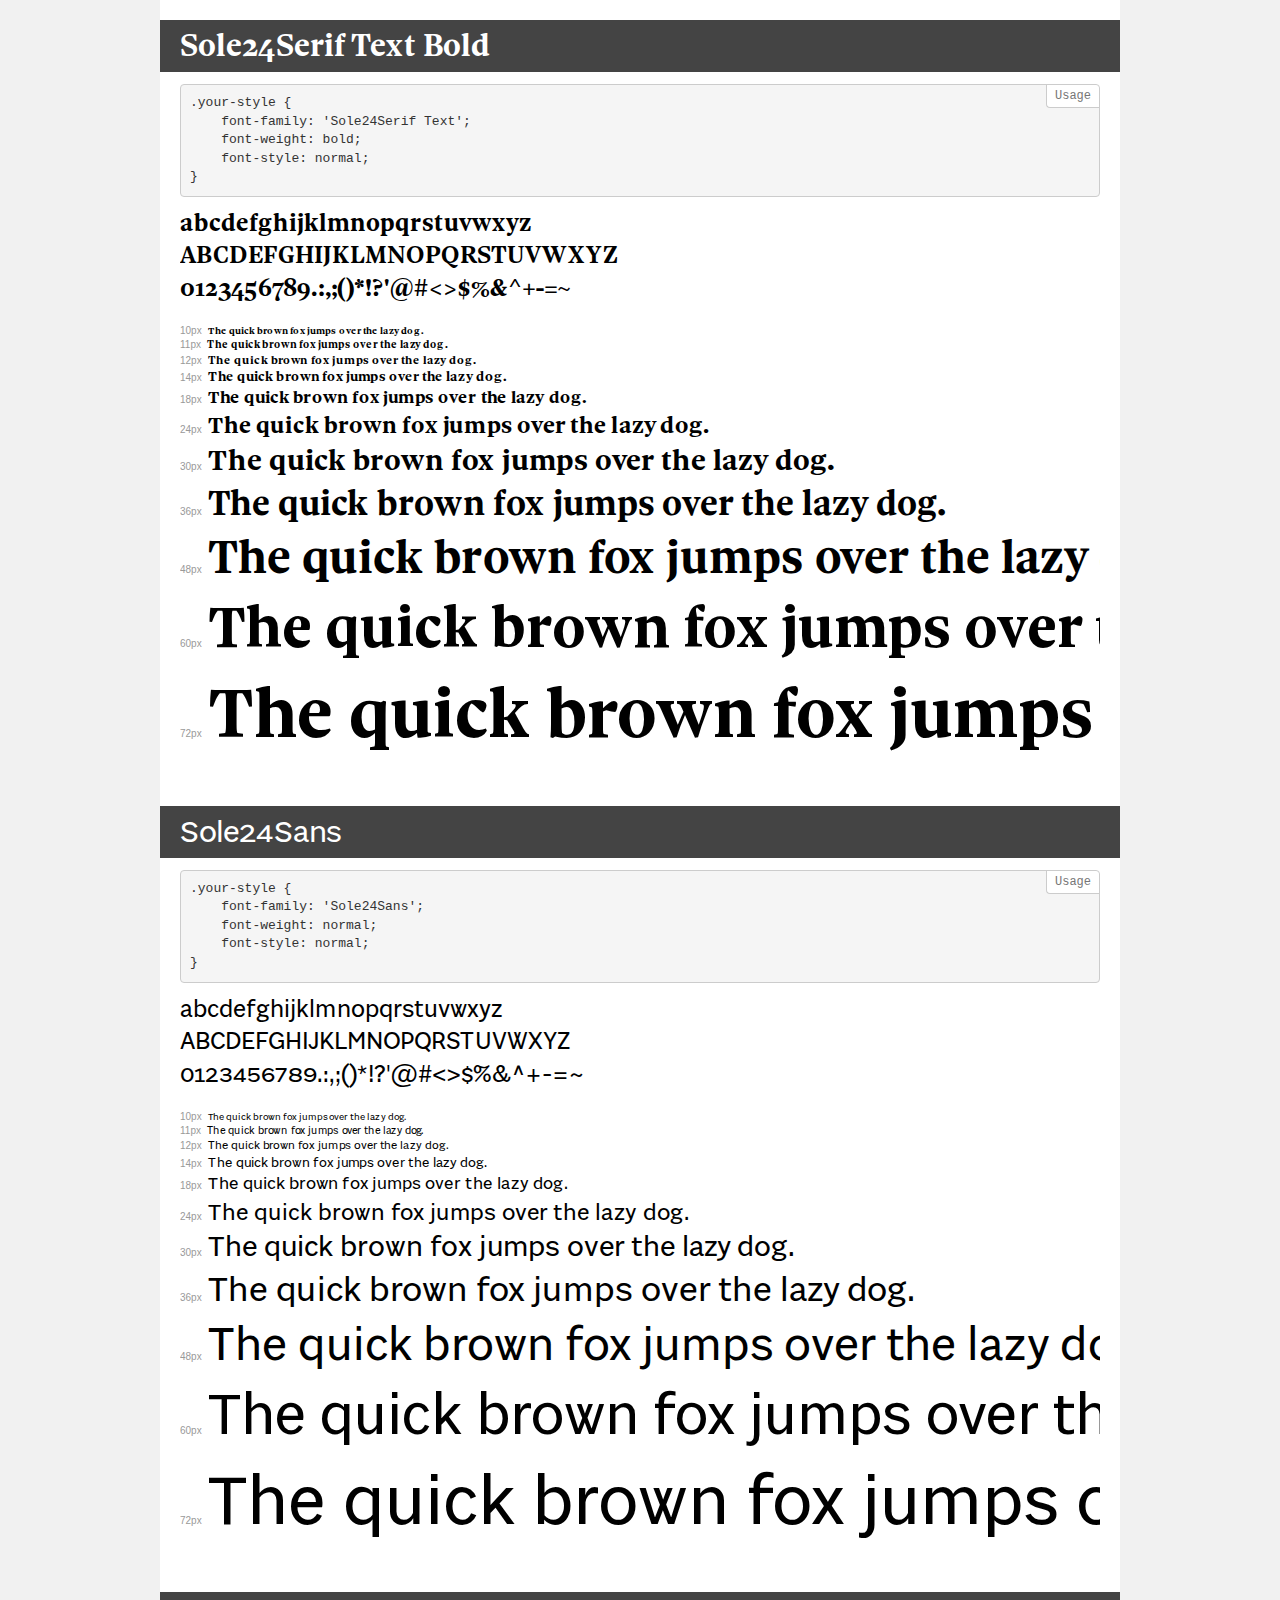
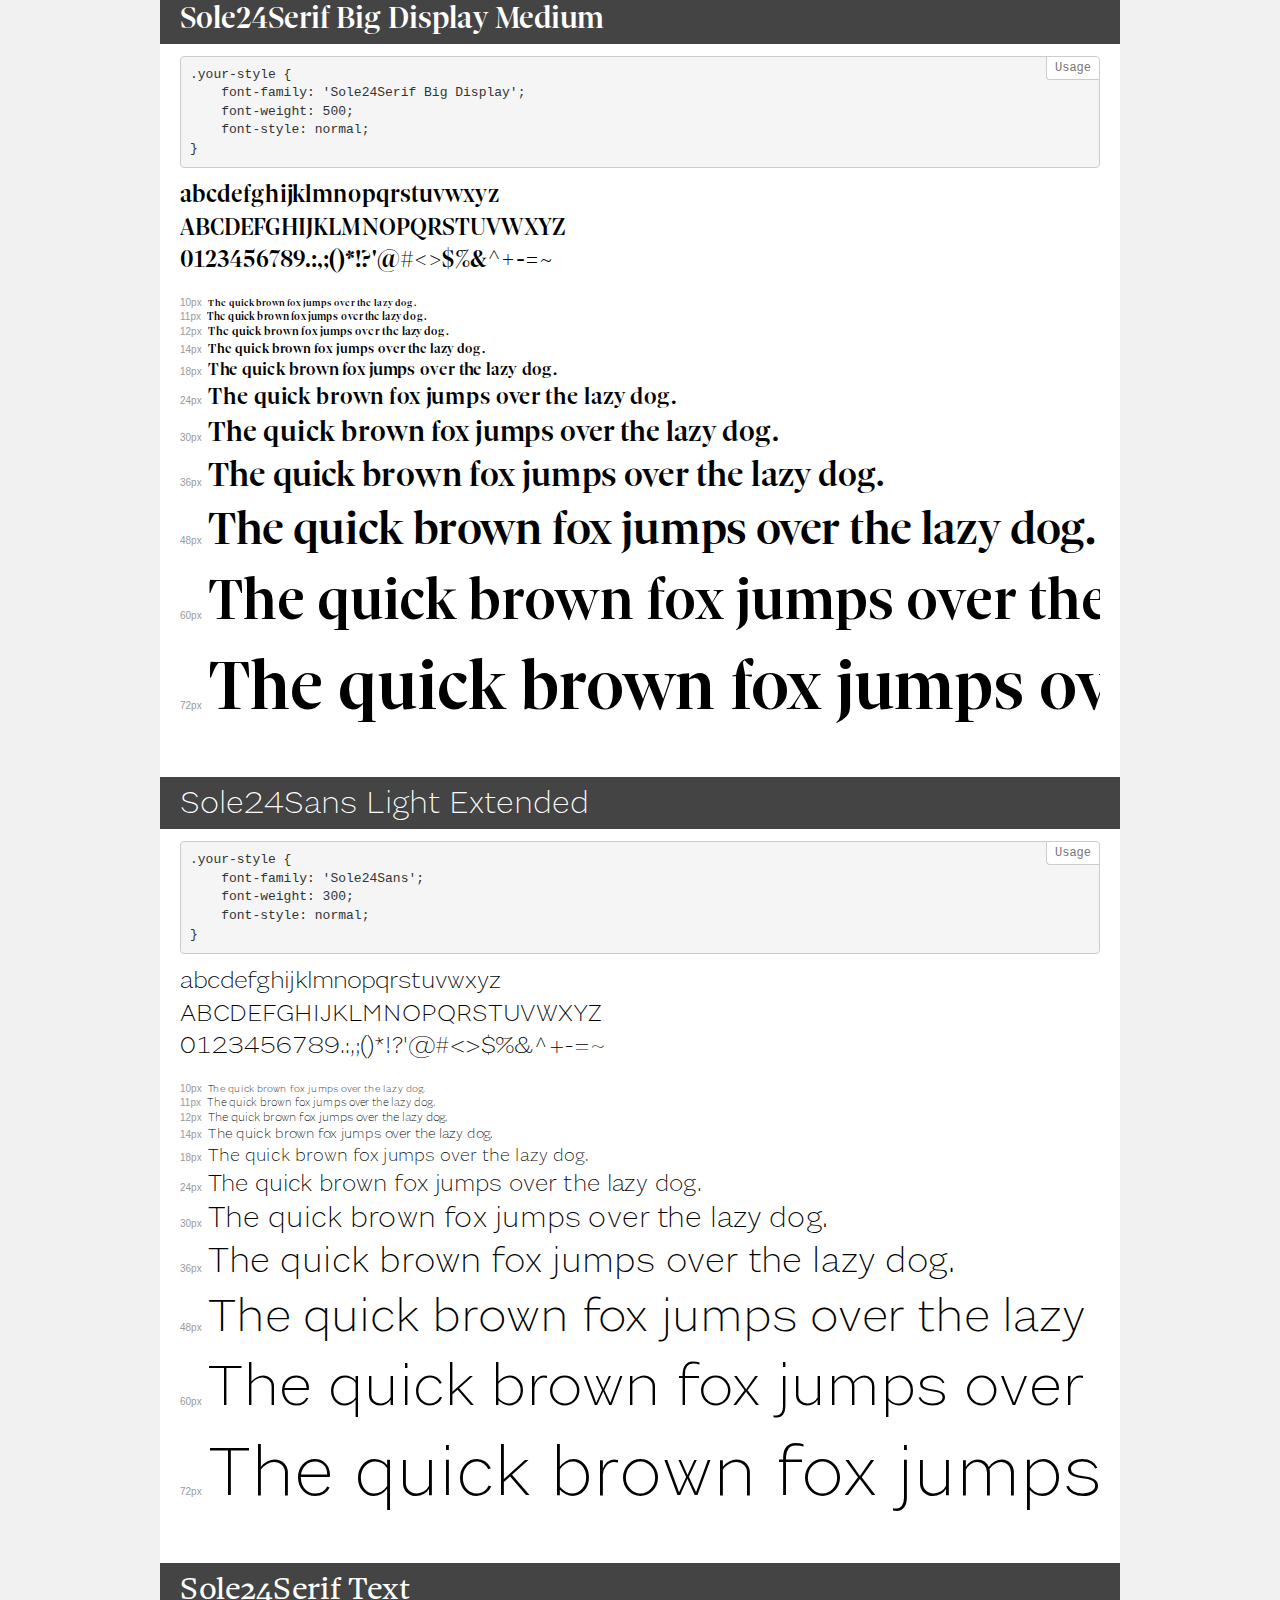
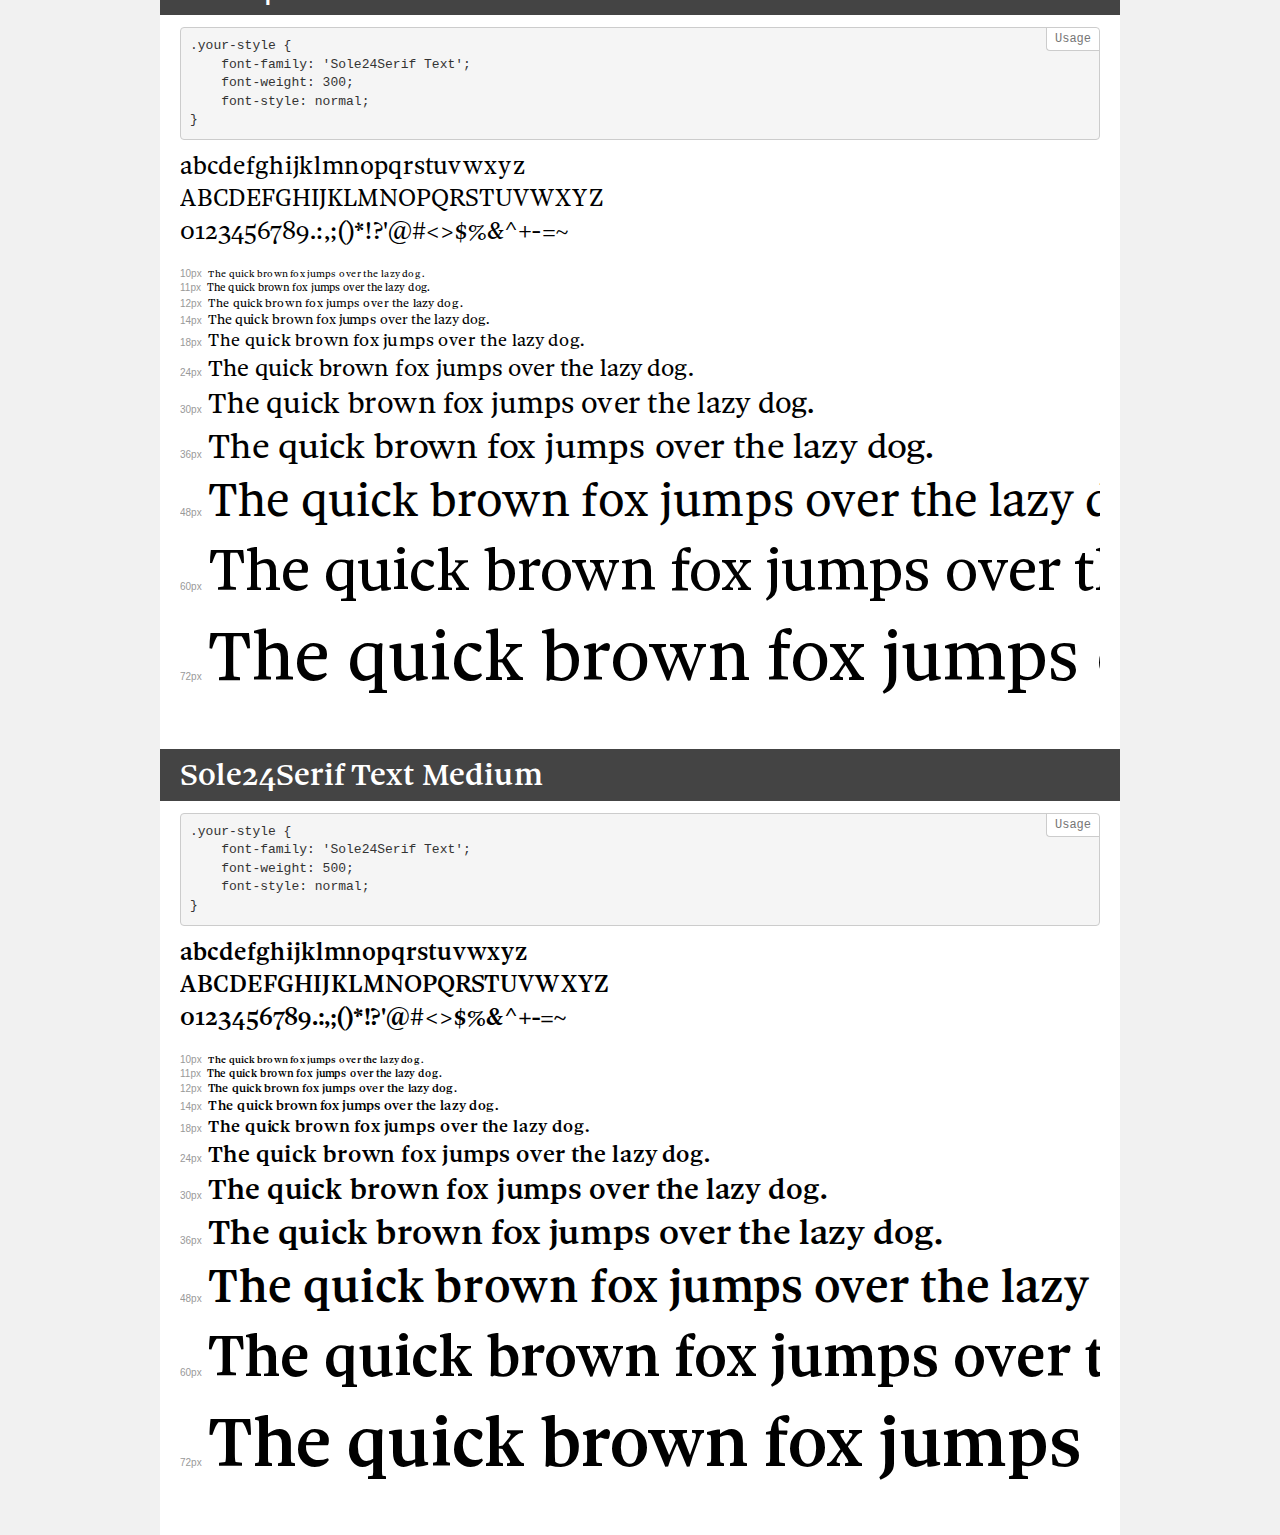
<file: css/fonts/demo.html>
<!DOCTYPE html>
<html>
<head>
    <meta charset="utf-8">
    <meta http-equiv="X-UA-Compatible" content="IE=edge">
    <meta name="viewport" content="width=device-width, initial-scale=1">
    <meta name="robots" content="noindex, noarchive">
    <meta name="format-detection" content="telephone=no">
    <title>Transfonter demo</title>
    <link href="stylesheet.css" rel="stylesheet">
    <style>
        /*
        http://meyerweb.com/eric/tools/css/reset/
        v2.0 | 20110126
        License: none (public domain)
        */
        html, body, div, span, applet, object, iframe,
        h1, h2, h3, h4, h5, h6, p, blockquote, pre,
        a, abbr, acronym, address, big, cite, code,
        del, dfn, em, img, ins, kbd, q, s, samp,
        small, strike, strong, sub, sup, tt, var,
        b, u, i, center,
        dl, dt, dd, ol, ul, li,
        fieldset, form, label, legend,
        table, caption, tbody, tfoot, thead, tr, th, td,
        article, aside, canvas, details, embed,
        figure, figcaption, footer, header, hgroup,
        menu, nav, output, ruby, section, summary,
        time, mark, audio, video {
            margin: 0;
            padding: 0;
            border: 0;
            font-size: 100%;
            font: inherit;
            vertical-align: baseline;
        }
        /* HTML5 display-role reset for older browsers */
        article, aside, details, figcaption, figure,
        footer, header, hgroup, menu, nav, section {
            display: block;
        }
        body {
            line-height: 1;
        }
        ol, ul {
            list-style: none;
        }
        blockquote, q {
            quotes: none;
        }
        blockquote:before, blockquote:after,
        q:before, q:after {
            content: '';
            content: none;
        }
        table {
            border-collapse: collapse;
            border-spacing: 0;
        }
        /* common styles */
        body {
            background: #f1f1f1;
            color: #000;
        }
        .page {
            background: #fff;
            width: 920px;
            margin: 0 auto;
            padding: 20px 20px 0 20px;
            overflow: hidden;
        }
        .font-container {
            overflow-x: auto;
            overflow-y: hidden;
            margin-bottom: 40px;
            line-height: 1.3;
            white-space: nowrap;
            padding-bottom: 5px;
        }
        h1 {
            position: relative;
            background: #444;
            font-size: 32px;
            color: #fff;
            padding: 10px 20px;
            margin: 0 -20px 12px -20px;
        }
        .letters {
            font-size: 25px;
            margin-bottom: 20px;
        }
        .s10:before {
            content: '10px';
        }
        .s11:before {
            content: '11px';
        }
        .s12:before {
            content: '12px';
        }
        .s14:before {
            content: '14px';
        }
        .s18:before {
            content: '18px';
        }
        .s24:before {
            content: '24px';
        }
        .s30:before {
            content: '30px';
        }
        .s36:before {
            content: '36px';
        }
        .s48:before {
            content: '48px';
        }
        .s60:before {
            content: '60px';
        }
        .s72:before {
            content: '72px';
        }
        .s10:before, .s11:before, .s12:before, .s14:before,
        .s18:before, .s24:before, .s30:before, .s36:before,
        .s48:before, .s60:before, .s72:before {
            font-family: Arial, sans-serif;
            font-size: 10px;
            font-weight: normal;
            font-style: normal;
            color: #999;
            padding-right: 6px;
        }
        pre {
            display: block;
            position: relative;
            padding: 9px;
            margin: 0 0 10px;
            font-family: Monaco, Menlo, Consolas, "Courier New", monospace !important;
            font-size: 13px;
            line-height: 1.428571429;
            color: #333;
            font-weight: normal !important;
            font-style: normal !important;
            background-color: #f5f5f5;
            border: 1px solid #ccc;
            overflow-x: auto;
            border-radius: 4px;
        }
        pre:after {
            display: block;
            position: absolute;
            right: 0;
            top: 0;
            content: 'Usage';
            line-height: 1;
            padding: 5px 8px;
            font-size: 12px;
            color: #767676;
            background-color: #fff;
            border: 1px solid #ccc;
            border-right: none;
            border-top: none;
            border-radius: 0 4px 0 4px;
            z-index: 10;
        }
        /* responsive */
        @media (max-width: 959px) {
            .page {
                width: auto;
                margin: 0;
            }
        }
    </style>
</head>
<body>
<div class="page">
    <div class="demo" style="font-family: 'Sole24Serif Text'; font-weight: bold; font-style: normal;">
        <h1>Sole24Serif Text Bold</h1>
        <pre>.your-style {
    font-family: 'Sole24Serif Text';
    font-weight: bold;
    font-style: normal;
}</pre>
        <div class="font-container">
            <p class="letters">
                abcdefghijklmnopqrstuvwxyz<br>
ABCDEFGHIJKLMNOPQRSTUVWXYZ<br>
                0123456789.:,;()*!?'@#<>$%&^+-=~
            </p>
            <p class="s10" style="font-size: 10px;">The quick brown fox jumps over the lazy dog.</p>
            <p class="s11" style="font-size: 11px;">The quick brown fox jumps over the lazy dog.</p>
            <p class="s12" style="font-size: 12px;">The quick brown fox jumps over the lazy dog.</p>
            <p class="s14" style="font-size: 14px;">The quick brown fox jumps over the lazy dog.</p>
            <p class="s18" style="font-size: 18px;">The quick brown fox jumps over the lazy dog.</p>
            <p class="s24" style="font-size: 24px;">The quick brown fox jumps over the lazy dog.</p>
            <p class="s30" style="font-size: 30px;">The quick brown fox jumps over the lazy dog.</p>
            <p class="s36" style="font-size: 36px;">The quick brown fox jumps over the lazy dog.</p>
            <p class="s48" style="font-size: 48px;">The quick brown fox jumps over the lazy dog.</p>
            <p class="s60" style="font-size: 60px;">The quick brown fox jumps over the lazy dog.</p>
            <p class="s72" style="font-size: 72px;">The quick brown fox jumps over the lazy dog.</p>
        </div>
    </div>
    <div class="demo" style="font-family: 'Sole24Sans'; font-weight: normal; font-style: normal;">
        <h1>Sole24Sans</h1>
        <pre>.your-style {
    font-family: 'Sole24Sans';
    font-weight: normal;
    font-style: normal;
}</pre>
        <div class="font-container">
            <p class="letters">
                abcdefghijklmnopqrstuvwxyz<br>
ABCDEFGHIJKLMNOPQRSTUVWXYZ<br>
                0123456789.:,;()*!?'@#<>$%&^+-=~
            </p>
            <p class="s10" style="font-size: 10px;">The quick brown fox jumps over the lazy dog.</p>
            <p class="s11" style="font-size: 11px;">The quick brown fox jumps over the lazy dog.</p>
            <p class="s12" style="font-size: 12px;">The quick brown fox jumps over the lazy dog.</p>
            <p class="s14" style="font-size: 14px;">The quick brown fox jumps over the lazy dog.</p>
            <p class="s18" style="font-size: 18px;">The quick brown fox jumps over the lazy dog.</p>
            <p class="s24" style="font-size: 24px;">The quick brown fox jumps over the lazy dog.</p>
            <p class="s30" style="font-size: 30px;">The quick brown fox jumps over the lazy dog.</p>
            <p class="s36" style="font-size: 36px;">The quick brown fox jumps over the lazy dog.</p>
            <p class="s48" style="font-size: 48px;">The quick brown fox jumps over the lazy dog.</p>
            <p class="s60" style="font-size: 60px;">The quick brown fox jumps over the lazy dog.</p>
            <p class="s72" style="font-size: 72px;">The quick brown fox jumps over the lazy dog.</p>
        </div>
    </div>
    <div class="demo" style="font-family: 'Sole24Serif Big Display'; font-weight: 500; font-style: normal;">
        <h1>Sole24Serif Big Display Medium</h1>
        <pre>.your-style {
    font-family: 'Sole24Serif Big Display';
    font-weight: 500;
    font-style: normal;
}</pre>
        <div class="font-container">
            <p class="letters">
                abcdefghijklmnopqrstuvwxyz<br>
ABCDEFGHIJKLMNOPQRSTUVWXYZ<br>
                0123456789.:,;()*!?'@#<>$%&^+-=~
            </p>
            <p class="s10" style="font-size: 10px;">The quick brown fox jumps over the lazy dog.</p>
            <p class="s11" style="font-size: 11px;">The quick brown fox jumps over the lazy dog.</p>
            <p class="s12" style="font-size: 12px;">The quick brown fox jumps over the lazy dog.</p>
            <p class="s14" style="font-size: 14px;">The quick brown fox jumps over the lazy dog.</p>
            <p class="s18" style="font-size: 18px;">The quick brown fox jumps over the lazy dog.</p>
            <p class="s24" style="font-size: 24px;">The quick brown fox jumps over the lazy dog.</p>
            <p class="s30" style="font-size: 30px;">The quick brown fox jumps over the lazy dog.</p>
            <p class="s36" style="font-size: 36px;">The quick brown fox jumps over the lazy dog.</p>
            <p class="s48" style="font-size: 48px;">The quick brown fox jumps over the lazy dog.</p>
            <p class="s60" style="font-size: 60px;">The quick brown fox jumps over the lazy dog.</p>
            <p class="s72" style="font-size: 72px;">The quick brown fox jumps over the lazy dog.</p>
        </div>
    </div>
    <div class="demo" style="font-family: 'Sole24Sans'; font-weight: 300; font-style: normal;">
        <h1>Sole24Sans Light Extended</h1>
        <pre>.your-style {
    font-family: 'Sole24Sans';
    font-weight: 300;
    font-style: normal;
}</pre>
        <div class="font-container">
            <p class="letters">
                abcdefghijklmnopqrstuvwxyz<br>
ABCDEFGHIJKLMNOPQRSTUVWXYZ<br>
                0123456789.:,;()*!?'@#<>$%&^+-=~
            </p>
            <p class="s10" style="font-size: 10px;">The quick brown fox jumps over the lazy dog.</p>
            <p class="s11" style="font-size: 11px;">The quick brown fox jumps over the lazy dog.</p>
            <p class="s12" style="font-size: 12px;">The quick brown fox jumps over the lazy dog.</p>
            <p class="s14" style="font-size: 14px;">The quick brown fox jumps over the lazy dog.</p>
            <p class="s18" style="font-size: 18px;">The quick brown fox jumps over the lazy dog.</p>
            <p class="s24" style="font-size: 24px;">The quick brown fox jumps over the lazy dog.</p>
            <p class="s30" style="font-size: 30px;">The quick brown fox jumps over the lazy dog.</p>
            <p class="s36" style="font-size: 36px;">The quick brown fox jumps over the lazy dog.</p>
            <p class="s48" style="font-size: 48px;">The quick brown fox jumps over the lazy dog.</p>
            <p class="s60" style="font-size: 60px;">The quick brown fox jumps over the lazy dog.</p>
            <p class="s72" style="font-size: 72px;">The quick brown fox jumps over the lazy dog.</p>
        </div>
    </div>
    <div class="demo" style="font-family: 'Sole24Serif Text'; font-weight: 300; font-style: normal;">
        <h1>Sole24Serif Text</h1>
        <pre>.your-style {
    font-family: 'Sole24Serif Text';
    font-weight: 300;
    font-style: normal;
}</pre>
        <div class="font-container">
            <p class="letters">
                abcdefghijklmnopqrstuvwxyz<br>
ABCDEFGHIJKLMNOPQRSTUVWXYZ<br>
                0123456789.:,;()*!?'@#<>$%&^+-=~
            </p>
            <p class="s10" style="font-size: 10px;">The quick brown fox jumps over the lazy dog.</p>
            <p class="s11" style="font-size: 11px;">The quick brown fox jumps over the lazy dog.</p>
            <p class="s12" style="font-size: 12px;">The quick brown fox jumps over the lazy dog.</p>
            <p class="s14" style="font-size: 14px;">The quick brown fox jumps over the lazy dog.</p>
            <p class="s18" style="font-size: 18px;">The quick brown fox jumps over the lazy dog.</p>
            <p class="s24" style="font-size: 24px;">The quick brown fox jumps over the lazy dog.</p>
            <p class="s30" style="font-size: 30px;">The quick brown fox jumps over the lazy dog.</p>
            <p class="s36" style="font-size: 36px;">The quick brown fox jumps over the lazy dog.</p>
            <p class="s48" style="font-size: 48px;">The quick brown fox jumps over the lazy dog.</p>
            <p class="s60" style="font-size: 60px;">The quick brown fox jumps over the lazy dog.</p>
            <p class="s72" style="font-size: 72px;">The quick brown fox jumps over the lazy dog.</p>
        </div>
    </div>
    <div class="demo" style="font-family: 'Sole24Serif Text'; font-weight: 500; font-style: normal;">
        <h1>Sole24Serif Text Medium</h1>
        <pre>.your-style {
    font-family: 'Sole24Serif Text';
    font-weight: 500;
    font-style: normal;
}</pre>
        <div class="font-container">
            <p class="letters">
                abcdefghijklmnopqrstuvwxyz<br>
ABCDEFGHIJKLMNOPQRSTUVWXYZ<br>
                0123456789.:,;()*!?'@#<>$%&^+-=~
            </p>
            <p class="s10" style="font-size: 10px;">The quick brown fox jumps over the lazy dog.</p>
            <p class="s11" style="font-size: 11px;">The quick brown fox jumps over the lazy dog.</p>
            <p class="s12" style="font-size: 12px;">The quick brown fox jumps over the lazy dog.</p>
            <p class="s14" style="font-size: 14px;">The quick brown fox jumps over the lazy dog.</p>
            <p class="s18" style="font-size: 18px;">The quick brown fox jumps over the lazy dog.</p>
            <p class="s24" style="font-size: 24px;">The quick brown fox jumps over the lazy dog.</p>
            <p class="s30" style="font-size: 30px;">The quick brown fox jumps over the lazy dog.</p>
            <p class="s36" style="font-size: 36px;">The quick brown fox jumps over the lazy dog.</p>
            <p class="s48" style="font-size: 48px;">The quick brown fox jumps over the lazy dog.</p>
            <p class="s60" style="font-size: 60px;">The quick brown fox jumps over the lazy dog.</p>
            <p class="s72" style="font-size: 72px;">The quick brown fox jumps over the lazy dog.</p>
        </div>
    </div>
</div>
</body>
</html>
</file>
